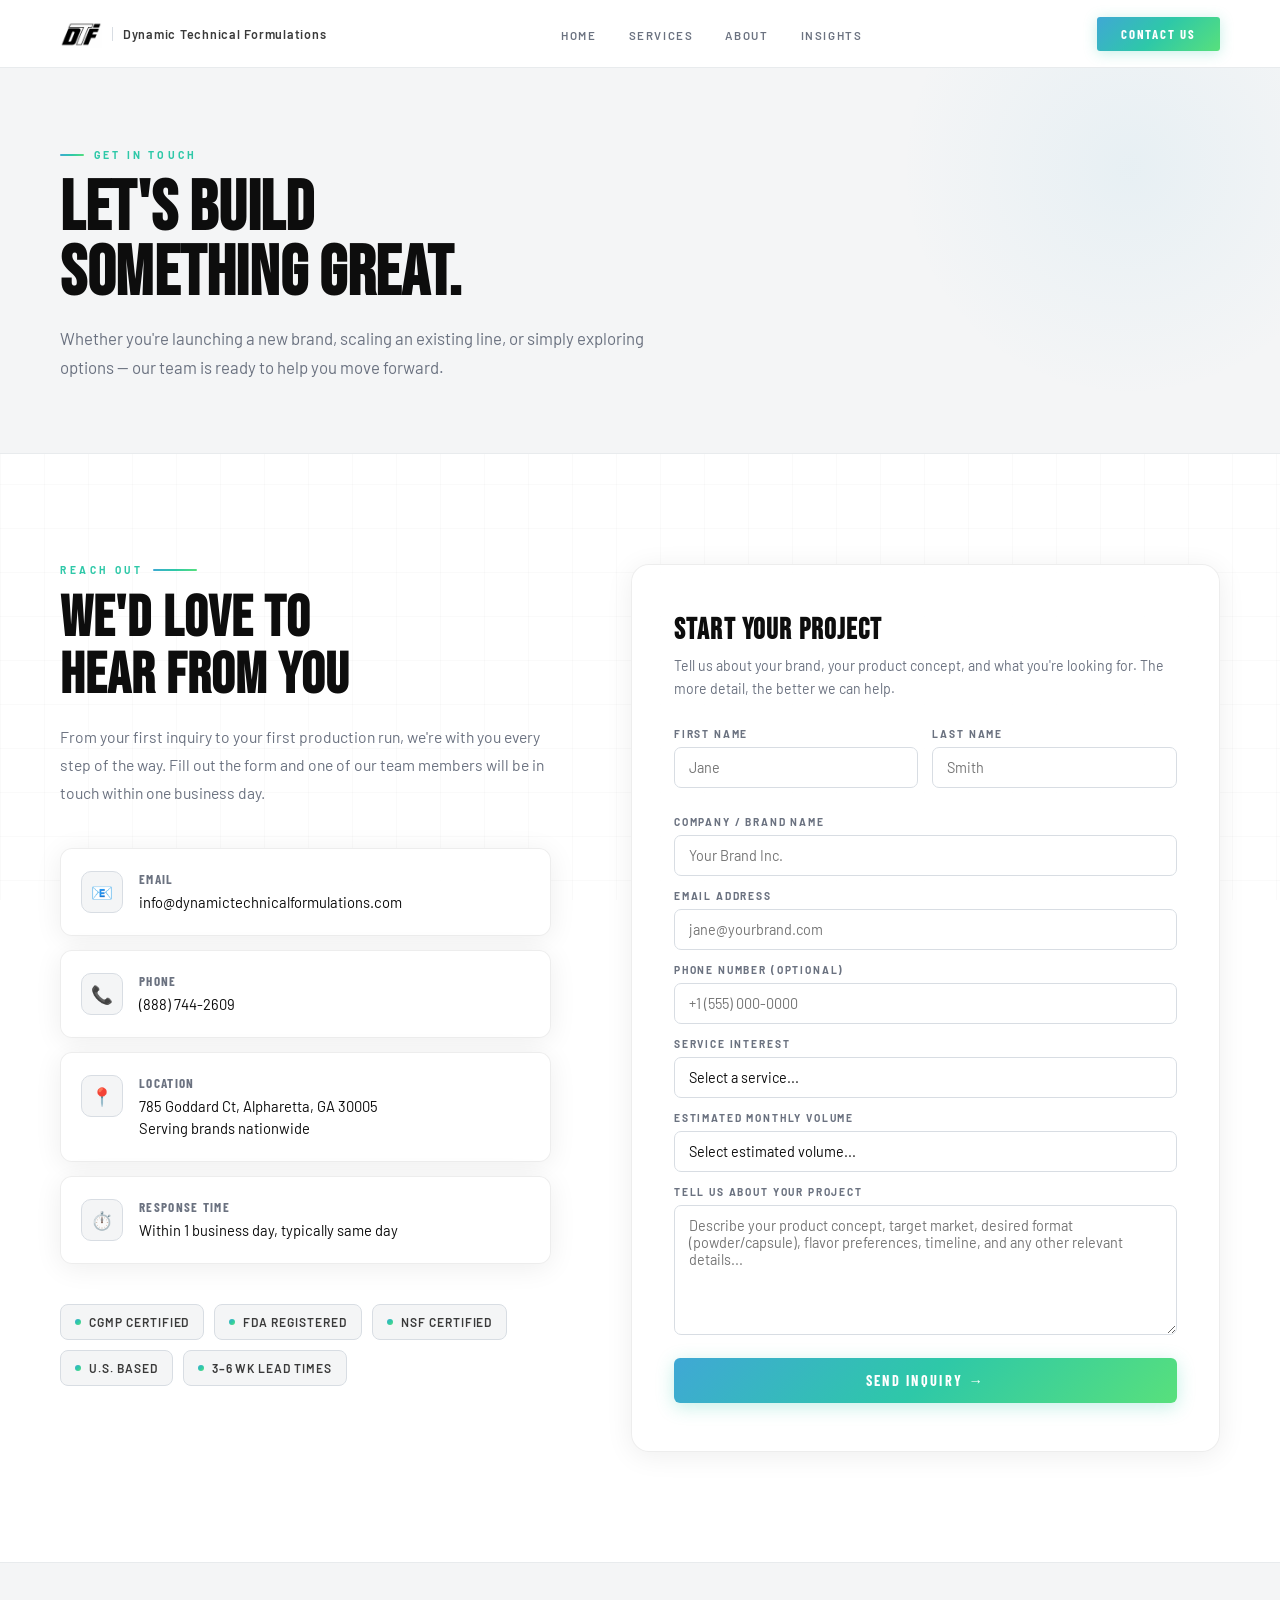
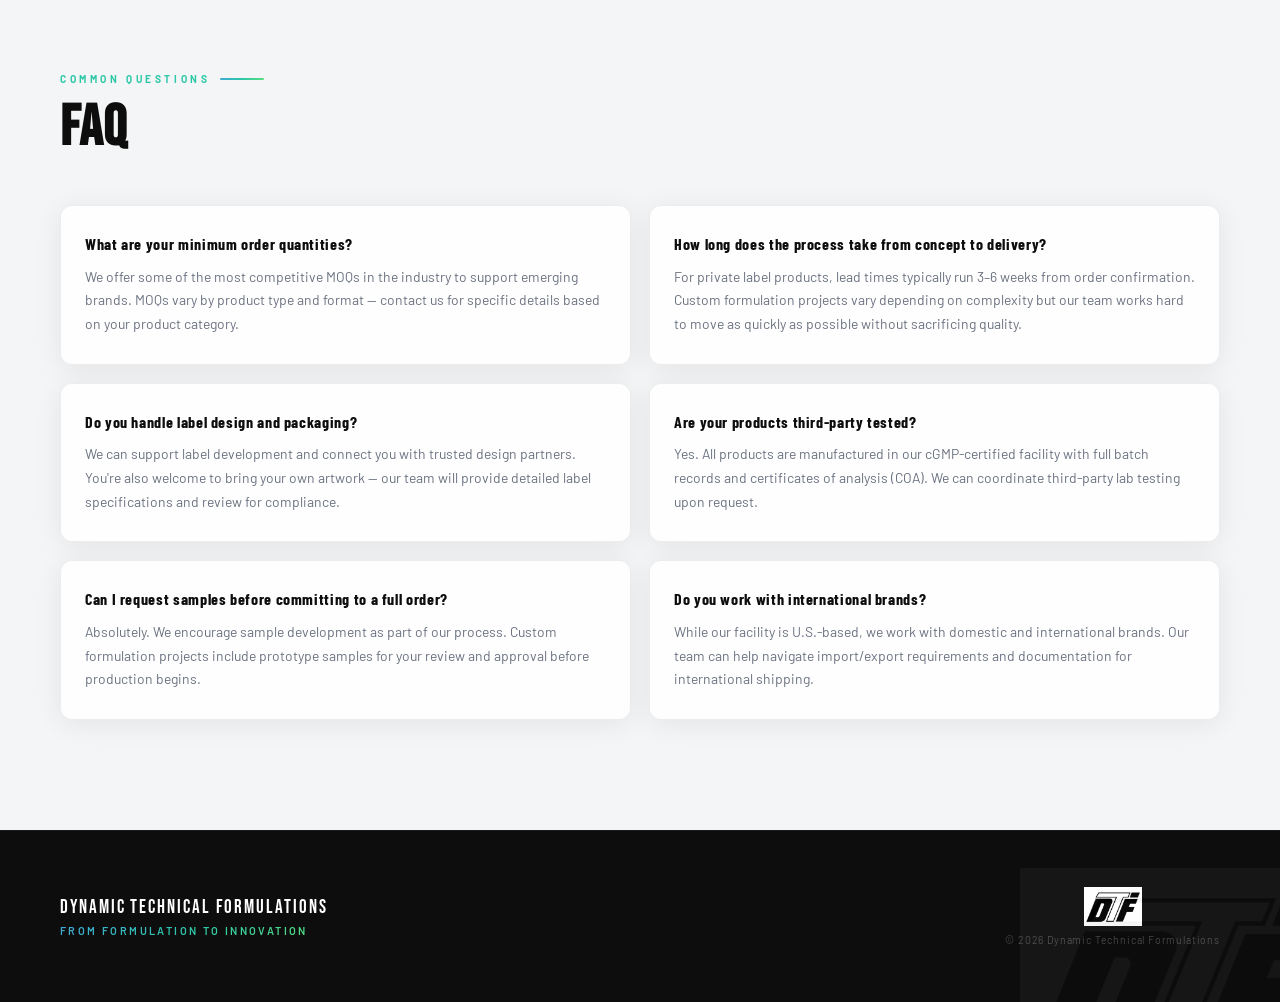
<file: contact.html>
<!DOCTYPE html>
<html lang="en">
<head>
<meta charset="UTF-8">
<meta name="viewport" content="width=device-width, initial-scale=1.0">
<title>Contact DTF | Start Your Supplement Manufacturing Project</title>
<meta name="description" content="Start your supplement manufacturing project with DTF. Contact our team for private label, custom formulation, and CDMO services — we respond within one business day.">
<meta property="og:type" content="website">
<meta property="og:site_name" content="Dynamic Technical Formulations">
<meta property="og:title" content="Contact DTF | Start Your Supplement Manufacturing Project">
<meta property="og:description" content="Start your supplement manufacturing project with DTF. Contact our team for private label, custom formulation, and CDMO services — we respond within one business day.">
<meta property="og:url" content="https://dynamictechnicalformulations.com/contact.html">
<meta name="twitter:card" content="summary_large_image">
<meta name="twitter:title" content="Contact DTF | Start Your Supplement Manufacturing Project">
<meta name="twitter:description" content="Start your supplement manufacturing project with DTF. Contact our team for private label, custom formulation, and CDMO services — we respond within one business day.">
<link rel="icon" href="DTF-logo-mono.png" type="image/png">
<link rel="stylesheet" href="style.css">
<style>
.contact-page-grid { display: grid; grid-template-columns: 1fr 1.2fr; gap: 80px; align-items: start; }

.contact-info h2 { margin-bottom: 18px; }
.contact-info > p { color: var(--text-muted); line-height: 1.8; font-size: 0.98rem; margin-bottom: 40px; }

.contact-detail-cards { display: flex; flex-direction: column; gap: 14px; margin-bottom: 40px; }
.contact-detail-card { background: var(--card-bg); border: 1px solid var(--card-border); border-radius: 12px; padding: 22px 20px; display: flex; align-items: flex-start; gap: 16px; box-shadow: var(--card-shadow); transition: border-color 0.2s; }
.contact-detail-card:hover { border-color: rgba(46,200,168,0.2); }
.detail-icon { width: 42px; height: 42px; background: var(--bg-soft); border: 1px solid var(--border); border-radius: 10px; display: flex; align-items: center; justify-content: center; font-size: 1.1rem; flex-shrink: 0; }
.detail-body h4 { font-family: 'Barlow Condensed', sans-serif; font-weight: 700; font-size: 0.82rem; letter-spacing: 0.1em; text-transform: uppercase; color: var(--text-muted); margin-bottom: 4px; }
.detail-body p { font-size: 0.92rem; color: var(--text); line-height: 1.5; }

.contact-badges { display: flex; gap: 10px; flex-wrap: wrap; }
.badge { background: var(--bg-soft); border: 1px solid var(--border); border-radius: 8px; padding: 10px 14px; display: flex; align-items: center; gap: 8px; font-size: 0.75rem; font-weight: 600; letter-spacing: 0.08em; text-transform: uppercase; color: var(--text-mid); }
.badge-dot { width: 6px; height: 6px; border-radius: 50%; background: var(--accent-grad); }

/* form card */
.contact-form-full { background: var(--card-bg); border: 1px solid var(--card-border); border-radius: 18px; padding: 48px 42px; box-shadow: var(--card-shadow); }
.contact-form-full h3 { font-family: 'Bebas Neue', sans-serif; font-size: 1.8rem; letter-spacing: 0.04em; margin-bottom: 6px; }
.contact-form-full .form-intro { font-size: 0.88rem; color: var(--text-muted); line-height: 1.65; margin-bottom: 28px; }

/* FAQ section */
.faq-section { background: var(--bg-soft); }
.faq-grid { display: grid; grid-template-columns: 1fr 1fr; gap: 18px; margin-top: 48px; }
.faq-item { background: var(--card-bg); border: 1px solid var(--card-border); border-radius: 12px; padding: 28px 24px; box-shadow: var(--card-shadow); }
.faq-item h4 { font-family: 'Barlow Condensed', sans-serif; font-size: 1rem; font-weight: 700; letter-spacing: 0.04em; color: var(--text); margin-bottom: 10px; line-height: 1.3; }
.faq-item p { font-size: 0.87rem; color: var(--text-muted); line-height: 1.7; }

@media (max-width: 900px) {
  .contact-page-grid { grid-template-columns: 1fr; gap: 40px; }
  .faq-grid { grid-template-columns: 1fr; }
}
@media (max-width: 600px) {
  .contact-form-full { padding: 28px 18px; }
  .contact-detail-card { padding: 16px 14px; }
  .detail-body p { font-size: 0.84rem; word-break: break-word; }
}
</style>
</head>
<body data-page="contact" class="page-body">

<!-- PAGE HERO -->
<div class="page-hero">
  <div class="page-hero-orb"></div>
  <div class="page-hero-inner">
    <div class="page-hero-eyebrow">Get In Touch</div>
    <h1>Let's Build<br>Something Great.</h1>
    <p class="page-hero-sub">Whether you're launching a new brand, scaling an existing line, or simply exploring options — our team is ready to help you move forward.</p>
  </div>
</div>

<!-- CONTACT SECTION -->
<section>
  <div class="section-inner">
    <div class="contact-page-grid">

      <div class="contact-info fade-up">
        <div class="section-label">Reach Out</div>
        <h2>We'd Love to<br>Hear From You</h2>
        <p>From your first inquiry to your first production run, we're with you every step of the way. Fill out the form and one of our team members will be in touch within one business day.</p>

        <div class="contact-detail-cards">
          <div class="contact-detail-card">
            <div class="detail-icon">📧</div>
            <div class="detail-body">
              <h4>Email</h4>
              <p>info@dynamictechnicalformulations.com</p>
            </div>
          </div>
          <div class="contact-detail-card">
            <div class="detail-icon">📞</div>
            <div class="detail-body">
              <h4>Phone</h4>
              <p>(888) 744-2609</p>
            </div>
          </div>
          <div class="contact-detail-card">
            <div class="detail-icon">📍</div>
            <div class="detail-body">
              <h4>Location</h4>
              <p>785 Goddard Ct, Alpharetta, GA 30005<br>Serving brands nationwide</p>
            </div>
          </div>
          <div class="contact-detail-card">
            <div class="detail-icon">⏱️</div>
            <div class="detail-body">
              <h4>Response Time</h4>
              <p>Within 1 business day, typically same day</p>
            </div>
          </div>
        </div>

        <div class="contact-badges">
          <div class="badge"><div class="badge-dot"></div>cGMP Certified</div>
          <div class="badge"><div class="badge-dot"></div>FDA Registered</div>
          <div class="badge"><div class="badge-dot"></div>NSF Certified</div>
          <div class="badge"><div class="badge-dot"></div>U.S. Based</div>
          <div class="badge"><div class="badge-dot"></div>3–6 Wk Lead Times</div>
        </div>
      </div>

      <form class="contact-form-full fade-up" style="transition-delay:.1s" name="contact" method="POST" data-netlify="true">
        <input type="hidden" name="form-name" value="contact">
        <h3>Start Your Project</h3>
        <p class="form-intro">Tell us about your brand, your product concept, and what you're looking for. The more detail, the better we can help.</p>

        <div class="form-row">
          <div class="form-group"><label>First Name</label><input type="text" name="first-name" placeholder="Jane"></div>
          <div class="form-group"><label>Last Name</label><input type="text" name="last-name" placeholder="Smith"></div>
        </div>
        <div class="form-group"><label>Company / Brand Name</label><input type="text" name="company" placeholder="Your Brand Inc."></div>
        <div class="form-group"><label>Email Address</label><input type="email" name="email" placeholder="jane@yourbrand.com"></div>
        <div class="form-group"><label>Phone Number (Optional)</label><input type="tel" name="phone" placeholder="+1 (555) 000-0000"></div>
        <div class="form-group">
          <label>Service Interest</label>
          <select name="service">
            <option value="" disabled selected>Select a service...</option>
            <option>Private Label</option>
            <option>Custom Formulation</option>
            <option>CDMO / Full Contract Manufacturing</option>
            <option>RTM Powder Blending</option>
            <option>Capsule Manufacturing</option>
            <option>Flavor Development</option>
            <option>General Inquiry</option>
          </select>
        </div>
        <div class="form-group">
          <label>Estimated Monthly Volume</label>
          <select name="volume">
            <option value="" disabled selected>Select estimated volume...</option>
            <option>Under 500 units</option>
            <option>500 – 2,000 units</option>
            <option>2,000 – 10,000 units</option>
            <option>10,000+ units</option>
            <option>Not sure yet</option>
          </select>
        </div>
        <div class="form-group">
          <label>Tell Us About Your Project</label>
          <textarea style="min-height:130px;" name="message" placeholder="Describe your product concept, target market, desired format (powder/capsule), flavor preferences, timeline, and any other relevant details..."></textarea>
        </div>
        <button type="submit" class="form-submit">Send Inquiry →</button>
      </form>
    </div>
  </div>
</section>

<div class="section-divider"></div>

<!-- FAQ -->
<section class="faq-section">
  <div class="section-inner">
    <div class="section-label">Common Questions</div>
    <h2>FAQ</h2>
    <div class="faq-grid">
      <div class="faq-item fade-up">
        <h4>What are your minimum order quantities?</h4>
        <p>We offer some of the most competitive MOQs in the industry to support emerging brands. MOQs vary by product type and format — contact us for specific details based on your product category.</p>
      </div>
      <div class="faq-item fade-up" style="transition-delay:.06s">
        <h4>How long does the process take from concept to delivery?</h4>
        <p>For private label products, lead times typically run 3–6 weeks from order confirmation. Custom formulation projects vary depending on complexity but our team works hard to move as quickly as possible without sacrificing quality.</p>
      </div>
      <div class="faq-item fade-up" style="transition-delay:.12s">
        <h4>Do you handle label design and packaging?</h4>
        <p>We can support label development and connect you with trusted design partners. You're also welcome to bring your own artwork — our team will provide detailed label specifications and review for compliance.</p>
      </div>
      <div class="faq-item fade-up" style="transition-delay:.18s">
        <h4>Are your products third-party tested?</h4>
        <p>Yes. All products are manufactured in our cGMP-certified facility with full batch records and certificates of analysis (COA). We can coordinate third-party lab testing upon request.</p>
      </div>
      <div class="faq-item fade-up" style="transition-delay:.24s">
        <h4>Can I request samples before committing to a full order?</h4>
        <p>Absolutely. We encourage sample development as part of our process. Custom formulation projects include prototype samples for your review and approval before production begins.</p>
      </div>
      <div class="faq-item fade-up" style="transition-delay:.30s">
        <h4>Do you work with international brands?</h4>
        <p>While our facility is U.S.-based, we work with domestic and international brands. Our team can help navigate import/export requirements and documentation for international shipping.</p>
      </div>
    </div>
  </div>
</section>

<script src="shared.js"></script>
</body>
</html>
</file>
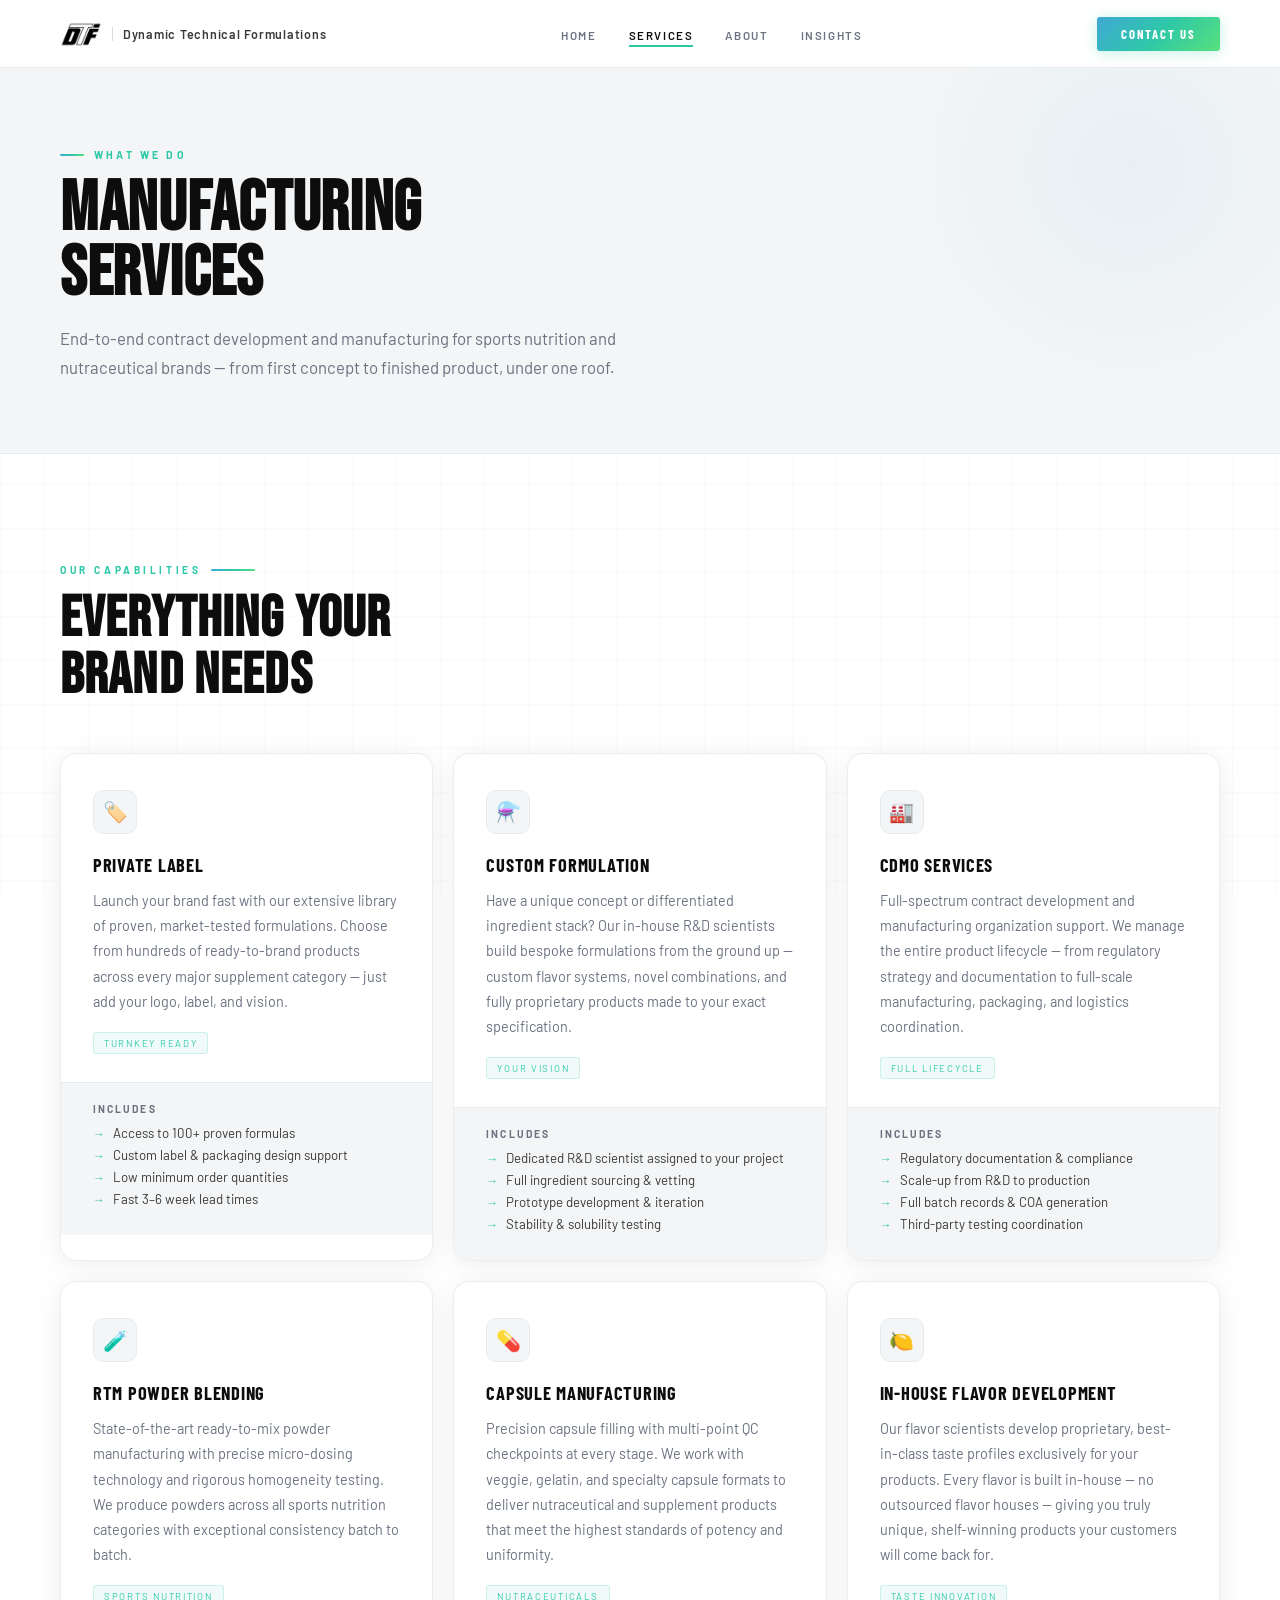
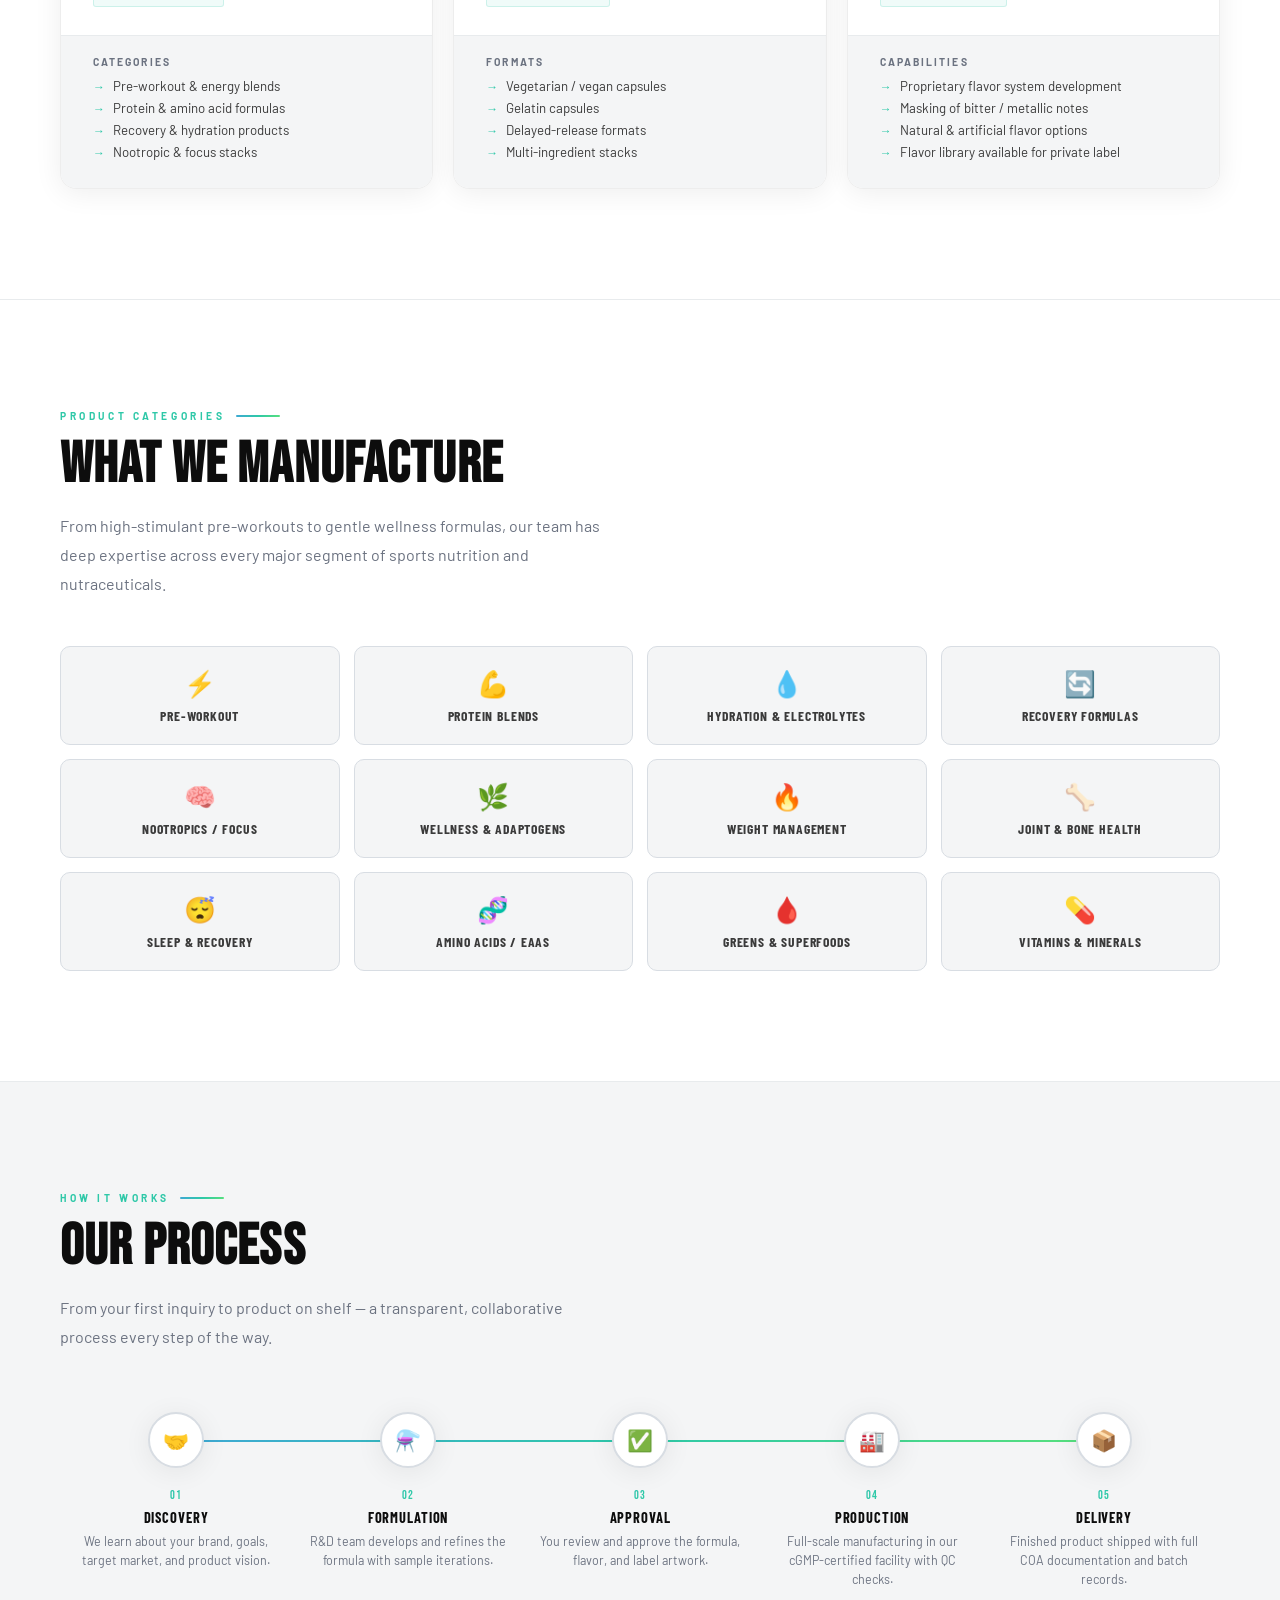
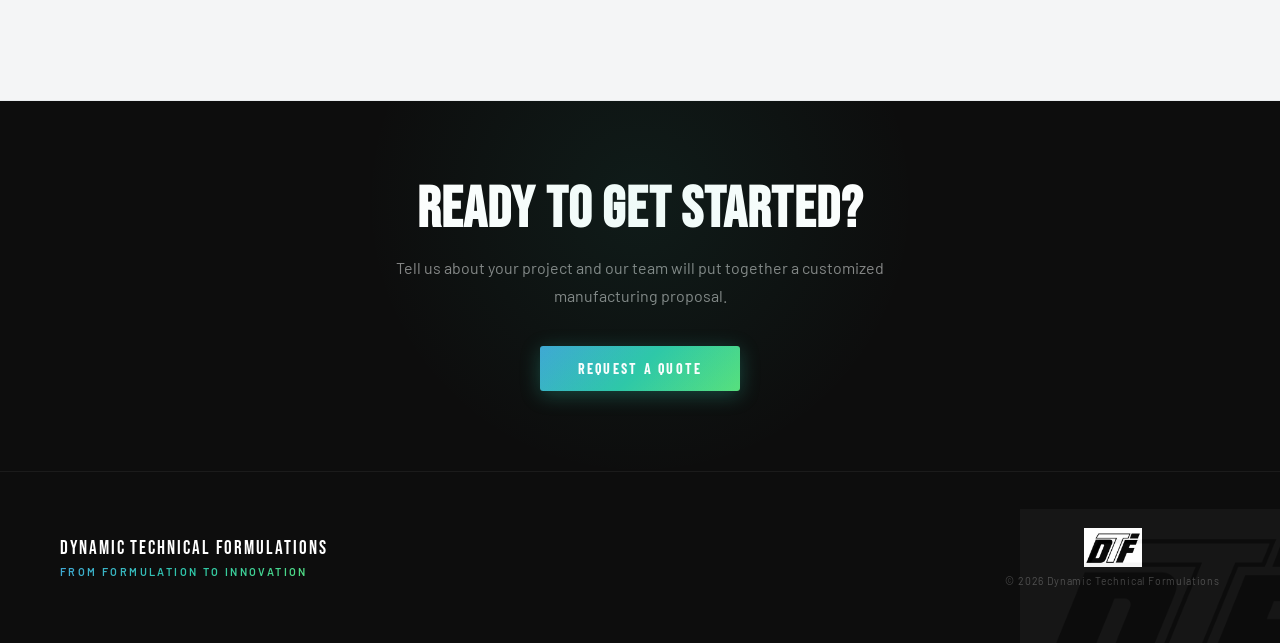
<file: services.html>
<!DOCTYPE html>
<html lang="en">
<head>
<meta charset="UTF-8">
<meta name="viewport" content="width=device-width, initial-scale=1.0">
<title>Manufacturing Services | Dynamic Technical Formulations</title>
<meta name="description" content="Explore DTF's supplement manufacturing capabilities: private label, custom formulation, CDMO services, RTM powder blending, capsule manufacturing, and in-house flavor development.">
<meta property="og:type" content="website">
<meta property="og:site_name" content="Dynamic Technical Formulations">
<meta property="og:title" content="Manufacturing Services | Dynamic Technical Formulations">
<meta property="og:description" content="Explore DTF's supplement manufacturing capabilities: private label, custom formulation, CDMO services, RTM powder blending, capsule manufacturing, and in-house flavor development.">
<meta property="og:url" content="https://dynamictechnicalformulations.com/services.html">
<meta name="twitter:card" content="summary_large_image">
<meta name="twitter:title" content="Manufacturing Services | Dynamic Technical Formulations">
<meta name="twitter:description" content="Explore DTF's supplement manufacturing capabilities: private label, custom formulation, CDMO services, RTM powder blending, capsule manufacturing, and in-house flavor development.">
<link rel="icon" href="DTF-logo-mono.png" type="image/png">
<link rel="stylesheet" href="style.css">
<style>
.services-full-grid { display: grid; grid-template-columns: repeat(3, 1fr); gap: 20px; }
.service-detail-card { background: var(--card-bg); border: 1px solid var(--card-border); border-radius: 16px; overflow: hidden; box-shadow: var(--card-shadow); transition: transform 0.3s, box-shadow 0.3s, border-color 0.3s; }
.service-detail-card:hover { transform: translateY(-5px); box-shadow: var(--card-shadow-hover); border-color: rgba(46,200,168,0.22); }
.service-card-top { padding: 36px 32px 28px; }
.service-card-top .card-icon { margin-bottom: 20px; }
.service-card-top h3 { margin-bottom: 12px; }
.service-card-top p { font-size: 0.9rem; line-height: 1.75; color: var(--text-muted); }
.service-card-bottom { padding: 20px 32px 28px; border-top: 1px solid var(--border-light); background: var(--bg-soft); }
.service-card-bottom h4 { font-size: 0.65rem; font-weight: 700; letter-spacing: 0.2em; text-transform: uppercase; color: var(--text-muted); margin-bottom: 10px; }
.service-card-bottom ul { list-style: none; display: flex; flex-direction: column; gap: 6px; }
.service-card-bottom ul li { font-size: 0.83rem; color: var(--text-mid); display: flex; gap: 8px; align-items: flex-start; }
.service-card-bottom ul li::before { content: '→'; color: var(--accent-solid); font-size: 0.75rem; margin-top: 1px; flex-shrink: 0; }

.process-section { background: var(--bg-soft); }
.process-steps { display: grid; grid-template-columns: repeat(5, 1fr); gap: 0; position: relative; margin-top: 60px; }
.process-steps::before { content: ''; position: absolute; top: 28px; left: 10%; right: 10%; height: 2px; background: linear-gradient(90deg, #3fa8d5, #2ec8a8, #58e07c); z-index: 0; }
.process-step { text-align: center; position: relative; z-index: 1; padding: 0 16px; }
.step-dot { width: 56px; height: 56px; border-radius: 50%; background: #fff; border: 2px solid var(--border); display: flex; align-items: center; justify-content: center; margin: 0 auto 20px; font-size: 1.3rem; box-shadow: var(--card-shadow); transition: border-color 0.2s; }
.process-step:hover .step-dot { border-color: var(--accent-solid); }
.step-num { font-family: 'Bebas Neue', sans-serif; font-size: 0.75rem; letter-spacing: 0.1em; background: var(--accent-grad); -webkit-background-clip: text; -webkit-text-fill-color: transparent; background-clip: text; margin-bottom: 6px; }
.step-title { font-family: 'Barlow Condensed', sans-serif; font-weight: 700; font-size: 0.9rem; letter-spacing: 0.06em; text-transform: uppercase; color: var(--text); margin-bottom: 6px; }
.step-desc { font-size: 0.78rem; color: var(--text-muted); line-height: 1.55; }

.categories-section { background: var(--bg); }
.categories-grid { display: grid; grid-template-columns: repeat(4, 1fr); gap: 14px; margin-top: 48px; }
.cat-pill { background: var(--bg-soft); border: 1px solid var(--border); border-radius: 10px; padding: 20px 18px; text-align: center; transition: border-color 0.2s, transform 0.2s; cursor: default; }
.cat-pill:hover { border-color: var(--accent-solid); transform: translateY(-2px); }
.cat-pill .cat-emoji { font-size: 1.6rem; margin-bottom: 8px; }
.cat-pill .cat-name { font-family: 'Barlow Condensed', sans-serif; font-weight: 700; font-size: 0.85rem; letter-spacing: 0.06em; text-transform: uppercase; color: var(--text-mid); }

@media (max-width: 900px) {
  .services-full-grid { grid-template-columns: 1fr; }
  .process-steps { grid-template-columns: 1fr 1fr; gap: 24px; }
  .process-steps::before { display: none; }
  .categories-grid { grid-template-columns: repeat(2, 1fr); }
}
@media (max-width: 600px) {
  .process-steps { grid-template-columns: 1fr; gap: 20px; }
  .categories-grid { grid-template-columns: 1fr 1fr; gap: 10px; }
  .cat-pill { padding: 14px 12px; }
  .service-card-top { padding: 24px 20px 18px; }
  .service-card-bottom { padding: 16px 20px 20px; }
}
</style>
</head>
<body data-page="services" class="page-body">

<!-- PAGE HERO -->
<div class="page-hero">
  <div class="page-hero-orb"></div>
  <div class="page-hero-inner">
    <div class="page-hero-eyebrow">What We Do</div>
    <h1>Manufacturing<br>Services</h1>
    <p class="page-hero-sub">End-to-end contract development and manufacturing for sports nutrition and nutraceutical brands — from first concept to finished product, under one roof.</p>
  </div>
</div>

<!-- ALL SERVICES -->
<section>
  <div class="section-inner">
    <div class="section-label">Our Capabilities</div>
    <h2 style="margin-bottom:48px;">Everything Your<br>Brand Needs</h2>
    <div class="services-full-grid">

      <div class="service-detail-card fade-up">
        <div class="service-card-top">
          <div class="card-icon">🏷️</div>
          <h3>Private Label</h3>
          <p>Launch your brand fast with our extensive library of proven, market-tested formulations. Choose from hundreds of ready-to-brand products across every major supplement category — just add your logo, label, and vision.</p>
          <span class="card-tag">Turnkey Ready</span>
        </div>
        <div class="service-card-bottom">
          <h4>Includes</h4>
          <ul>
            <li>Access to 100+ proven formulas</li>
            <li>Custom label & packaging design support</li>
            <li>Low minimum order quantities</li>
            <li>Fast 3–6 week lead times</li>
          </ul>
        </div>
      </div>

      <div class="service-detail-card fade-up" style="transition-delay:.08s">
        <div class="service-card-top">
          <div class="card-icon">⚗️</div>
          <h3>Custom Formulation</h3>
          <p>Have a unique concept or differentiated ingredient stack? Our in-house R&D scientists build bespoke formulations from the ground up — custom flavor systems, novel combinations, and fully proprietary products made to your exact specification.</p>
          <span class="card-tag">Your Vision</span>
        </div>
        <div class="service-card-bottom">
          <h4>Includes</h4>
          <ul>
            <li>Dedicated R&D scientist assigned to your project</li>
            <li>Full ingredient sourcing & vetting</li>
            <li>Prototype development & iteration</li>
            <li>Stability & solubility testing</li>
          </ul>
        </div>
      </div>

      <div class="service-detail-card fade-up" style="transition-delay:.16s">
        <div class="service-card-top">
          <div class="card-icon">🏭</div>
          <h3>CDMO Services</h3>
          <p>Full-spectrum contract development and manufacturing organization support. We manage the entire product lifecycle — from regulatory strategy and documentation to full-scale manufacturing, packaging, and logistics coordination.</p>
          <span class="card-tag">Full Lifecycle</span>
        </div>
        <div class="service-card-bottom">
          <h4>Includes</h4>
          <ul>
            <li>Regulatory documentation & compliance</li>
            <li>Scale-up from R&D to production</li>
            <li>Full batch records & COA generation</li>
            <li>Third-party testing coordination</li>
          </ul>
        </div>
      </div>

      <div class="service-detail-card fade-up" style="transition-delay:.24s">
        <div class="service-card-top">
          <div class="card-icon">🧪</div>
          <h3>RTM Powder Blending</h3>
          <p>State-of-the-art ready-to-mix powder manufacturing with precise micro-dosing technology and rigorous homogeneity testing. We produce powders across all sports nutrition categories with exceptional consistency batch to batch.</p>
          <span class="card-tag">Sports Nutrition</span>
        </div>
        <div class="service-card-bottom">
          <h4>Categories</h4>
          <ul>
            <li>Pre-workout & energy blends</li>
            <li>Protein & amino acid formulas</li>
            <li>Recovery & hydration products</li>
            <li>Nootropic & focus stacks</li>
          </ul>
        </div>
      </div>

      <div class="service-detail-card fade-up" style="transition-delay:.32s">
        <div class="service-card-top">
          <div class="card-icon">💊</div>
          <h3>Capsule Manufacturing</h3>
          <p>Precision capsule filling with multi-point QC checkpoints at every stage. We work with veggie, gelatin, and specialty capsule formats to deliver nutraceutical and supplement products that meet the highest standards of potency and uniformity.</p>
          <span class="card-tag">Nutraceuticals</span>
        </div>
        <div class="service-card-bottom">
          <h4>Formats</h4>
          <ul>
            <li>Vegetarian / vegan capsules</li>
            <li>Gelatin capsules</li>
            <li>Delayed-release formats</li>
            <li>Multi-ingredient stacks</li>
          </ul>
        </div>
      </div>

      <div class="service-detail-card fade-up" style="transition-delay:.40s">
        <div class="service-card-top">
          <div class="card-icon">🍋</div>
          <h3>In-House Flavor Development</h3>
          <p>Our flavor scientists develop proprietary, best-in-class taste profiles exclusively for your products. Every flavor is built in-house — no outsourced flavor houses — giving you truly unique, shelf-winning products your customers will come back for.</p>
          <span class="card-tag">Taste Innovation</span>
        </div>
        <div class="service-card-bottom">
          <h4>Capabilities</h4>
          <ul>
            <li>Proprietary flavor system development</li>
            <li>Masking of bitter / metallic notes</li>
            <li>Natural & artificial flavor options</li>
            <li>Flavor library available for private label</li>
          </ul>
        </div>
      </div>

    </div>
  </div>
</section>

<div class="section-divider"></div>

<!-- PRODUCT CATEGORIES -->
<section class="categories-section">
  <div class="section-inner">
    <div class="section-label">Product Categories</div>
    <h2>What We Manufacture</h2>
    <p style="color:var(--text-muted);max-width:560px;line-height:1.8;">From high-stimulant pre-workouts to gentle wellness formulas, our team has deep expertise across every major segment of sports nutrition and nutraceuticals.</p>
    <div class="categories-grid">
      <div class="cat-pill fade-up"><div class="cat-emoji">⚡</div><div class="cat-name">Pre-Workout</div></div>
      <div class="cat-pill fade-up" style="transition-delay:.05s"><div class="cat-emoji">💪</div><div class="cat-name">Protein Blends</div></div>
      <div class="cat-pill fade-up" style="transition-delay:.1s"><div class="cat-emoji">💧</div><div class="cat-name">Hydration & Electrolytes</div></div>
      <div class="cat-pill fade-up" style="transition-delay:.15s"><div class="cat-emoji">🔄</div><div class="cat-name">Recovery Formulas</div></div>
      <div class="cat-pill fade-up" style="transition-delay:.2s"><div class="cat-emoji">🧠</div><div class="cat-name">Nootropics / Focus</div></div>
      <div class="cat-pill fade-up" style="transition-delay:.25s"><div class="cat-emoji">🌿</div><div class="cat-name">Wellness & Adaptogens</div></div>
      <div class="cat-pill fade-up" style="transition-delay:.3s"><div class="cat-emoji">🔥</div><div class="cat-name">Weight Management</div></div>
      <div class="cat-pill fade-up" style="transition-delay:.35s"><div class="cat-emoji">🦴</div><div class="cat-name">Joint & Bone Health</div></div>
      <div class="cat-pill fade-up" style="transition-delay:.4s"><div class="cat-emoji">😴</div><div class="cat-name">Sleep & Recovery</div></div>
      <div class="cat-pill fade-up" style="transition-delay:.45s"><div class="cat-emoji">🧬</div><div class="cat-name">Amino Acids / EAAs</div></div>
      <div class="cat-pill fade-up" style="transition-delay:.5s"><div class="cat-emoji">🩸</div><div class="cat-name">Greens & Superfoods</div></div>
      <div class="cat-pill fade-up" style="transition-delay:.55s"><div class="cat-emoji">💊</div><div class="cat-name">Vitamins & Minerals</div></div>
    </div>
  </div>
</section>

<div class="section-divider"></div>

<!-- PROCESS -->
<section class="process-section">
  <div class="section-inner">
    <div class="section-label">How It Works</div>
    <h2>Our Process</h2>
    <p style="color:var(--text-muted);max-width:520px;line-height:1.8;">From your first inquiry to product on shelf — a transparent, collaborative process every step of the way.</p>
    <div class="process-steps">
      <div class="process-step fade-up">
        <div class="step-dot">🤝</div>
        <div class="step-num">01</div>
        <div class="step-title">Discovery</div>
        <div class="step-desc">We learn about your brand, goals, target market, and product vision.</div>
      </div>
      <div class="process-step fade-up" style="transition-delay:.1s">
        <div class="step-dot">⚗️</div>
        <div class="step-num">02</div>
        <div class="step-title">Formulation</div>
        <div class="step-desc">R&D team develops and refines the formula with sample iterations.</div>
      </div>
      <div class="process-step fade-up" style="transition-delay:.2s">
        <div class="step-dot">✅</div>
        <div class="step-num">03</div>
        <div class="step-title">Approval</div>
        <div class="step-desc">You review and approve the formula, flavor, and label artwork.</div>
      </div>
      <div class="process-step fade-up" style="transition-delay:.3s">
        <div class="step-dot">🏭</div>
        <div class="step-num">04</div>
        <div class="step-title">Production</div>
        <div class="step-desc">Full-scale manufacturing in our cGMP-certified facility with QC checks.</div>
      </div>
      <div class="process-step fade-up" style="transition-delay:.4s">
        <div class="step-dot">📦</div>
        <div class="step-num">05</div>
        <div class="step-title">Delivery</div>
        <div class="step-desc">Finished product shipped with full COA documentation and batch records.</div>
      </div>
    </div>
  </div>
</section>

<div class="section-divider"></div>

<!-- CTA -->
<div class="cta-strip">
  <div class="cta-orb"></div>
  <h2>Ready to Get Started?</h2>
  <p>Tell us about your project and our team will put together a customized manufacturing proposal.</p>
  <a href="contact.html" class="btn-primary">Request a Quote</a>
</div>

<script src="shared.js"></script>
</body>
</html>
</file>
<file: style.css>
/* ════════════════════════════════════════
   DTF — Dynamic Technical Formulations
   Shared Stylesheet
   ════════════════════════════════════════ */

@import url('https://fonts.googleapis.com/css2?family=Bebas+Neue&family=Barlow:wght@300;400;500;600&family=Barlow+Condensed:wght@400;600;700&display=swap');

:root {
  --bg:           #ffffff;
  --bg-soft:      #f4f5f6;
  --bg-mid:       #eceef0;
  --text:         #0d0d0d;
  --text-mid:     #3a3a3a;
  --text-muted:   #6b7280;
  --border:       #d8dde3;
  --border-light: #e8ebed;

  --accent-grad:  linear-gradient(135deg, #3fa8d5 0%, #2ec8a8 50%, #58e07c 100%);
  --accent-solid: #2ec8a8;

  --card-bg:      rgba(255,255,255,0.85);
  --card-border:  rgba(0,0,0,0.07);
  --card-shadow:  0 4px 28px rgba(0,0,0,0.07);
  --card-shadow-hover: 0 14px 48px rgba(0,0,0,0.13);

  --nav-h: 68px;
}

*, *::before, *::after { margin: 0; padding: 0; box-sizing: border-box; }
html { scroll-behavior: smooth; }
body {
  background: var(--bg); color: var(--text);
  font-family: 'Barlow', sans-serif; font-weight: 400;
  overflow-x: hidden; -webkit-font-smoothing: antialiased;
}
body::after {
  content: ''; position: fixed; inset: 0;
  background-image: linear-gradient(rgba(0,0,0,0.02) 1px,transparent 1px), linear-gradient(90deg,rgba(0,0,0,0.02) 1px,transparent 1px);
  background-size: 44px 44px; pointer-events: none; z-index: 0;
}

/* ── NAV ── */
nav {
  position: fixed; top: 0; left: 0; right: 0; z-index: 500;
  height: var(--nav-h); padding: 0 60px;
  display: flex; align-items: center; justify-content: space-between;
  background: rgba(255,255,255,0.92);
  backdrop-filter: blur(20px); -webkit-backdrop-filter: blur(20px);
  border-bottom: 1px solid var(--border-light);
}
.nav-logo { display: flex; align-items: center; gap: 10px; text-decoration: none; }
.nav-logo-mark { height: 28px; width: auto; }
.nav-logo-text {
  font-size: 0.78rem; font-family: 'Barlow', sans-serif; font-weight: 600;
  letter-spacing: 0.06em; color: var(--text-mid);
  border-left: 1px solid var(--border); padding-left: 10px;
}
.nav-center { display: flex; gap: 32px; list-style: none; align-items: center; }
.nav-center a {
  color: var(--text-muted); text-decoration: none;
  font-size: 0.72rem; font-weight: 600; letter-spacing: 0.14em; text-transform: uppercase;
  padding-bottom: 3px;
  border-bottom: 2px solid transparent; transition: color 0.2s, border-color 0.2s;
}
.nav-center a:hover, .nav-center a.active { color: var(--text); border-bottom-color: var(--accent-solid); }
.nav-right { display: flex; align-items: center; gap: 14px; }
.btn-nav-contact {
  background: var(--accent-grad); color: #fff !important;
  padding: 9px 24px; font-family: 'Barlow Condensed', sans-serif;
  font-size: 0.8rem; font-weight: 700; letter-spacing: 0.14em; text-transform: uppercase;
  text-decoration: none; border-radius: 3px;
  box-shadow: 0 2px 14px rgba(46,200,168,0.28);
  transition: opacity 0.2s, transform 0.15s; white-space: nowrap;
}
.btn-nav-contact:hover { opacity: 0.9; transform: translateY(-1px); }

/* ── BUTTONS ── */
.btn-primary {
  background: var(--accent-grad); color: #fff;
  padding: 14px 38px; font-family: 'Barlow Condensed', sans-serif;
  font-size: 0.88rem; font-weight: 700; letter-spacing: 0.16em; text-transform: uppercase;
  text-decoration: none; border-radius: 3px;
  box-shadow: 0 4px 20px rgba(46,200,168,0.3);
  transition: opacity 0.2s, transform 0.2s, box-shadow 0.2s; display: inline-block;
}
.btn-primary:hover { opacity: 0.9; transform: translateY(-2px); box-shadow: 0 8px 30px rgba(46,200,168,0.38); }
.btn-ghost {
  color: var(--text); padding: 13px 38px;
  font-family: 'Barlow Condensed', sans-serif; font-size: 0.88rem; font-weight: 600;
  letter-spacing: 0.16em; text-transform: uppercase; text-decoration: none;
  border: 1.5px solid var(--border); border-radius: 3px;
  transition: border-color 0.2s, background 0.2s; display: inline-block;
}
.btn-ghost:hover { border-color: var(--accent-solid); background: rgba(46,200,168,0.04); }

/* ── LAYOUT ── */
.page-body { padding-top: var(--nav-h); }
section { position: relative; z-index: 1; }
.section-inner { max-width: 1280px; margin: 0 auto; padding: 110px 60px; }
.section-inner-sm { max-width: 1280px; margin: 0 auto; padding: 80px 60px; }
.section-divider { width: 100%; height: 1px; background: var(--border-light); position: relative; z-index: 1; }

.section-label {
  font-size: 0.64rem; font-weight: 700; letter-spacing: 0.35em; text-transform: uppercase;
  color: var(--accent-solid); margin-bottom: 14px;
  display: flex; align-items: center; gap: 10px;
}
.section-label::after {
  content: ''; display: block; height: 2px; width: 44px;
  background: var(--accent-grad); border-radius: 2px;
}

h1 { font-family: 'Bebas Neue', sans-serif; font-size: clamp(3.8rem,7vw,6.8rem); line-height: 0.93; letter-spacing: 0.01em; color: var(--text); margin-bottom: 28px; }
h2 { font-family: 'Bebas Neue', sans-serif; font-size: clamp(2.4rem,4.5vw,3.8rem); letter-spacing: 0.02em; line-height: 1; color: var(--text); margin-bottom: 18px; }
h3 { font-family: 'Barlow Condensed', sans-serif; font-size: 1.15rem; font-weight: 700; letter-spacing: 0.04em; text-transform: uppercase; color: var(--text); margin-bottom: 10px; }

/* ── PAGE HERO (inner pages) ── */
.page-hero {
  background: var(--bg-soft); border-bottom: 1px solid var(--border-light);
  padding: 80px 60px 70px; position: relative; z-index: 1; overflow: hidden;
}
.page-hero-orb {
  position: absolute; top: -150px; right: -100px; width: 500px; height: 500px; border-radius: 50%;
  background: radial-gradient(circle, rgba(63,168,213,0.07) 0%, transparent 65%); pointer-events: none;
}
.page-hero-inner { max-width: 1280px; margin: 0 auto; }
.page-hero-eyebrow {
  font-size: 0.66rem; font-weight: 700; letter-spacing: 0.3em; text-transform: uppercase;
  color: var(--accent-solid); margin-bottom: 16px; display: flex; align-items: center; gap: 10px;
}
.page-hero-eyebrow::before { content: ''; display: block; width: 24px; height: 2px; background: var(--accent-grad); border-radius: 2px; }
.page-hero h1 { font-size: clamp(3rem,5.5vw,5rem); margin-bottom: 16px; }
.page-hero-sub { font-size: 1.05rem; color: var(--text-muted); max-width: 600px; line-height: 1.75; }

/* ── CARDS ── */
.card {
  background: var(--card-bg); border: 1px solid var(--card-border); border-radius: 14px;
  padding: 36px 30px; position: relative; overflow: hidden;
  transition: transform 0.3s, box-shadow 0.3s, border-color 0.3s; box-shadow: var(--card-shadow);
}
.card::before {
  content: ''; position: absolute; top: 0; left: 0; right: 0; height: 2px;
  background: var(--accent-grad); opacity: 0; transition: opacity 0.3s;
}
.card:hover { transform: translateY(-5px); box-shadow: var(--card-shadow-hover); border-color: rgba(46,200,168,0.22); }
.card:hover::before { opacity: 1; }
.card-icon {
  width: 44px; height: 44px; border-radius: 10px; background: var(--bg-soft);
  border: 1px solid var(--border-light); display: flex; align-items: center;
  justify-content: center; font-size: 1.25rem; margin-bottom: 22px;
}
.card-tag {
  display: inline-block; margin-top: 18px; font-size: 0.6rem; letter-spacing: 0.18em; text-transform: uppercase;
  color: var(--accent-solid); background: rgba(46,200,168,0.07); border: 1px solid rgba(46,200,168,0.18);
  padding: 4px 10px; border-radius: 3px;
}
.card p { font-size: 0.88rem; line-height: 1.72; color: var(--text-muted); }

/* ── STAT CARDS ── */
.stat-card {
  background: var(--card-bg); border: 1px solid var(--card-border); border-radius: 12px;
  padding: 26px 28px; display: flex; align-items: center; gap: 22px;
  box-shadow: var(--card-shadow); transition: box-shadow 0.3s, border-color 0.3s;
}
.stat-card:hover { box-shadow: var(--card-shadow-hover); border-color: rgba(46,200,168,0.2); }
.stat-num {
  font-family: 'Bebas Neue', sans-serif; font-size: 2.8rem;
  background: var(--accent-grad); -webkit-background-clip: text;
  -webkit-text-fill-color: transparent; background-clip: text; line-height: 1; min-width: 88px;
}
.stat-text h4 { font-family: 'Barlow Condensed', sans-serif; font-weight: 700; font-size: 0.95rem; letter-spacing: 0.04em; text-transform: uppercase; color: var(--text); margin-bottom: 4px; }
.stat-text p { font-size: 0.83rem; color: var(--text-muted); line-height: 1.5; }

/* ── CONTACT FORM ── */
.contact-form-card {
  background: var(--card-bg); border: 1px solid var(--card-border);
  border-radius: 18px; padding: 44px 38px; box-shadow: var(--card-shadow);
}
.form-row { display: grid; grid-template-columns: 1fr 1fr; gap: 14px; margin-bottom: 14px; }
.form-group { margin-bottom: 14px; }
.form-group label { display: block; font-size: 0.64rem; letter-spacing: 0.18em; text-transform: uppercase; font-weight: 700; color: var(--text-muted); margin-bottom: 7px; }
.form-group input, .form-group select, .form-group textarea {
  width: 100%; background: var(--bg); border: 1.5px solid var(--border);
  border-radius: 7px; padding: 11px 14px; color: var(--text);
  font-family: 'Barlow', sans-serif; font-size: 0.9rem;
  transition: border-color 0.2s, box-shadow 0.2s; outline: none; appearance: none;
}
.form-group input:focus, .form-group select:focus, .form-group textarea:focus { border-color: var(--accent-solid); box-shadow: 0 0 0 3px rgba(46,200,168,0.1); }
.form-group textarea { resize: vertical; min-height: 100px; }
.form-submit {
  width: 100%; background: var(--accent-grad); color: #fff; padding: 14px;
  font-family: 'Barlow Condensed', sans-serif; font-size: 0.9rem; font-weight: 700;
  letter-spacing: 0.16em; text-transform: uppercase; border: none; border-radius: 6px;
  cursor: pointer; margin-top: 6px; box-shadow: 0 4px 18px rgba(46,200,168,0.28);
  transition: opacity 0.2s, transform 0.2s;
}
.form-submit:hover { opacity: 0.9; transform: translateY(-1px); }

/* ── CTA STRIP ── */
.cta-strip {
  background: var(--text); padding: 80px 60px;
  position: relative; z-index: 1; overflow: hidden; text-align: center;
}
.cta-strip h2 { color: #fff; margin-bottom: 16px; }
.cta-strip p { color: rgba(255,255,255,0.5); font-size: 1rem; margin-bottom: 36px; max-width: 500px; margin-left: auto; margin-right: auto; line-height: 1.75; }
.cta-orb {
  position: absolute; top: -200px; left: 50%; transform: translateX(-50%);
  width: 600px; height: 600px; border-radius: 50%;
  background: radial-gradient(circle, rgba(46,200,168,0.08) 0%, transparent 65%); pointer-events: none;
}

/* ── FOOTER ── */
footer {
  background: var(--text); border-top: 1px solid rgba(255,255,255,0.06);
  padding: 56px 60px; position: relative; z-index: 1; overflow: hidden;
}
.footer-inner { max-width: 1280px; margin: 0 auto; display: flex; justify-content: space-between; align-items: center; flex-wrap: wrap; gap: 32px; }
.footer-brand .dtf-full { font-family: 'Bebas Neue', sans-serif; font-size: 1.2rem; letter-spacing: 0.1em; color: #fff; margin-bottom: 5px; }
.footer-brand .footer-tagline { font-size: 0.68rem; letter-spacing: 0.22em; text-transform: uppercase; font-weight: 600; background: var(--accent-grad); -webkit-background-clip: text; -webkit-text-fill-color: transparent; background-clip: text; }
.footer-nav { display: flex; gap: 24px; flex-wrap: wrap; align-items: center; }
.footer-nav a { color: rgba(255,255,255,0.38); text-decoration: none; font-size: 0.7rem; font-weight: 600; letter-spacing: 0.12em; text-transform: uppercase; transition: color 0.2s; }
.footer-nav a:hover { color: var(--accent-solid); }
.footer-logo-wrap { display: flex; flex-direction: column; align-items: center; gap: 8px; }
.footer-dtf-svg { width: 58px; height: auto; }
.footer-copy { font-size: 0.65rem; color: rgba(255,255,255,0.25); letter-spacing: 0.08em; text-align: center; }
.footer-watermark { position: absolute; right: -60px; bottom: -80px; width: 320px; opacity: 0.04; pointer-events: none; }

/* ── ANIMATIONS ── */
.fade-up { opacity: 0; transform: translateY(28px); transition: opacity 0.65s ease, transform 0.65s ease; }
.fade-up.visible { opacity: 1; transform: translateY(0); }

/* ── PHOTO ── */
.photo-frame {
  border-radius: 14px; overflow: hidden;
  border: 1px solid var(--border-light); box-shadow: var(--card-shadow);
}
.photo-frame img { width: 100%; height: 100%; object-fit: cover; display: block; }

/* ── RESPONSIVE ── */

/* Hamburger toggle (hidden on desktop) */
.nav-hamburger { display: none; background: none; border: none; cursor: pointer; padding: 6px; z-index: 600; }
.nav-hamburger span { display: block; width: 22px; height: 2px; background: var(--text); margin: 5px 0; border-radius: 2px; transition: transform 0.3s, opacity 0.3s; }
.nav-hamburger.open span:nth-child(1) { transform: rotate(45deg) translate(5px, 5px); }
.nav-hamburger.open span:nth-child(2) { opacity: 0; }
.nav-hamburger.open span:nth-child(3) { transform: rotate(-45deg) translate(5px, -5px); }

@media (max-width: 900px) {
  /* NAV */
  nav { padding: 0 20px; }
  .nav-logo-text { display: none; }
  .nav-hamburger { display: block; }
  .nav-center {
    display: flex; flex-direction: column; gap: 0;
    position: fixed; top: 0; right: -100%; width: 280px; height: 100vh;
    background: #fff; padding: 90px 32px 40px; z-index: 550;
    box-shadow: -4px 0 30px rgba(0,0,0,0.1);
    transition: right 0.35s ease;
  }
  .nav-center.open { right: 0; }
  .nav-center a {
    display: block;
    font-size: 0.88rem; padding: 14px 0;
    border-bottom: 1px solid var(--border-light) !important;
    width: 100%;
  }
  .btn-nav-contact { font-size: 0.72rem; padding: 8px 16px; }

  /* SECTIONS */
  .page-hero { padding: 70px 20px 50px; }
  .page-hero h1 { font-size: clamp(2.2rem, 8vw, 3.4rem); }
  .section-inner, .section-inner-sm { padding: 60px 20px; }
  .cta-strip { padding: 60px 20px; }
  footer { padding: 40px 20px; }
  .footer-inner { flex-direction: column; align-items: center; text-align: center; gap: 24px; }
  .footer-nav { justify-content: center; }
  .footer-watermark { width: 200px; right: -40px; bottom: -50px; }

  /* TYPOGRAPHY */
  h1 { font-size: clamp(2.6rem, 9vw, 4rem); }
  h2 { font-size: clamp(1.8rem, 6vw, 2.8rem); }

  /* FORMS */
  .form-row { grid-template-columns: 1fr; }
  .contact-form-card { padding: 28px 20px; }
}

@media (max-width: 600px) {
  /* Extra small screens */
  nav { height: 56px; }
  :root { --nav-h: 56px; }
  .nav-logo-mark { height: 24px; }
  .btn-nav-contact { font-size: 0.68rem; padding: 7px 14px; }

  .page-hero { padding: 56px 16px 40px; }
  .section-inner, .section-inner-sm { padding: 48px 16px; }
  .cta-strip { padding: 48px 16px; }
  footer { padding: 32px 16px; }

  .card { padding: 24px 18px; }
  .stat-card { flex-direction: column; text-align: center; gap: 10px; padding: 20px 16px; }
  .stat-num { min-width: auto; font-size: 2.2rem; }

  .contact-form-card, .contact-form-full { padding: 24px 16px; }
  .form-group input, .form-group select, .form-group textarea { font-size: 16px; /* prevents iOS zoom */ }

  .contact-badges { gap: 8px; }
  .badge { font-size: 0.68rem; padding: 8px 10px; }
}
</file>
